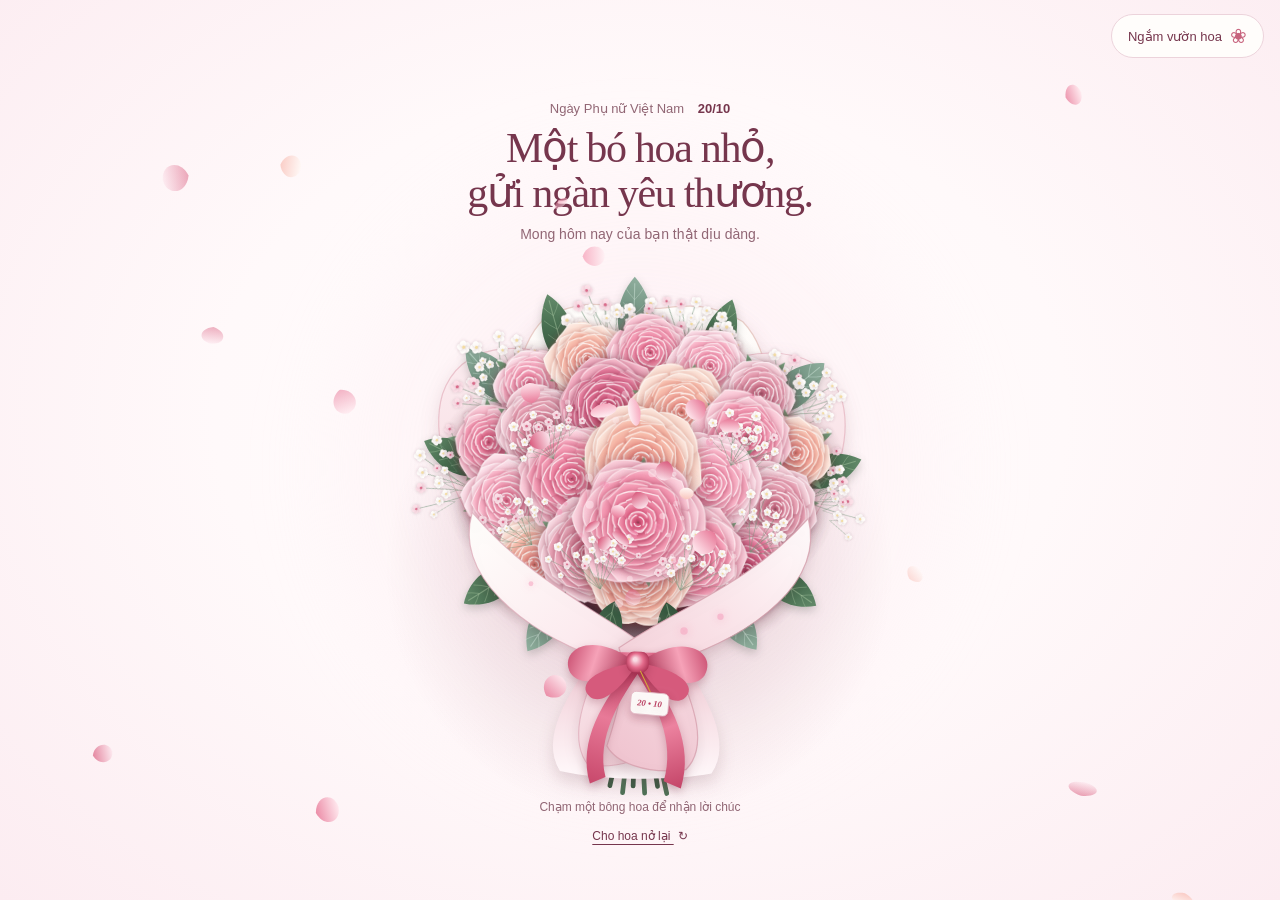
<file: index.html>
<!DOCTYPE html>
<html lang="vi">
<head>
  <meta charset="UTF-8">
  <meta name="viewport" content="width=device-width, initial-scale=1.0">
  <meta name="theme-color" content="#fff8fa">
  <meta name="description" content="Một bó hoa và tấm thiệp nhỏ, gửi những lời chúc dịu dàng nhân ngày Phụ nữ Việt Nam 20/10.">
  <title>Một bó hoa dành tặng bạn · 20/10</title>
  <link rel="stylesheet" href="./style.css?v=album-5">
  <script src="./script.js" defer></script>
  <script src="./card.js?v=family-2" defer></script>
  <script src="./album.js?v=album-5" defer></script>
</head>
<body>
  <main>
    <a class="garden-link" href="./garden.html">Ngắm vườn hoa <span aria-hidden="true">❀</span></a>
    <canvas id="ambientPetalsCanvas" aria-hidden="true"></canvas>
    <header class="greeting">
      <p class="occasion">Ngày Phụ nữ Việt Nam <span>20/10</span></p>
      <h1>Một bó hoa nhỏ,<br>gửi ngàn yêu thương.</h1>
      <p class="greeting-caption">Mong hôm nay của bạn thật dịu dàng.</p>
    </header>

    <div class="gift-layout">
      <section class="scene-column" aria-label="Hoa và những lời chúc 20/10">


        <div class="gift-visuals">
          <div class="bouquet-composition">
            <div id="bouquetStageWrapper" role="button" tabindex="0"
              aria-label="Bó hoa hồng. Nhấn Enter để nhận lời chúc; dùng phím mũi tên để chọn bông hoa."
              aria-describedby="bouquetHint">
              <canvas id="bouquetCanvas" aria-hidden="true"></canvas>
            </div>
            <button class="envelope-button" id="openCard" type="button" aria-haspopup="dialog" aria-controls="greetingCard" aria-expanded="false" hidden>
              <span class="envelope" aria-hidden="true"><span class="envelope-letter">Gửi bạn</span><span class="envelope-seal">♡</span></span>
              <span class="envelope-caption">Có một tấm thiệp cho bạn</span>
              <span class="envelope-action">Mở thiệp</span>
            </button>
          </div>

        </div>

        <footer class="scene-footer">
          <p id="bouquetHint" class="bouquet-hint">Chạm một bông hoa để nhận lời chúc</p>
          <p id="roseWish" class="rose-wish" role="status" aria-live="polite" aria-atomic="true"></p>
          <button class="text-button" id="replayBloom" type="button">Cho hoa nở lại <span aria-hidden="true">↻</span></button>
        </footer>
      </section>

      <dialog id="greetingCard" class="card-dialog" aria-labelledby="cardTitle">
        <div class="letter-paper">
          <button class="close-button" id="closeCard" type="button" aria-label="Đóng thiệp">×</button>
          <div id="cardReading">
            <div class="letter-date" aria-label="Ngày 20 tháng 10"><span>20</span><span class="date-stem" aria-hidden="true"></span><span>10</span></div>
            <p class="letter-recipient">Gửi <span id="cardRecipient">những người phụ nữ tuyệt vời trong nhà của Quốc Anh</span>,</p>
            <h2 id="cardTitle">Chúc bạn một ngày<br>thật nhiều yêu thương.</h2>
            <div class="letter-flower" aria-hidden="true">❀</div>
            <p id="cardMessage" class="letter-message"></p>
            <div class="letter-signoff"><p>Với thật nhiều thương mến,</p><p id="cardSender" class="letter-signature"></p></div>
            <div class="letter-fold" aria-hidden="true"></div>
            <div class="letter-actions"><button id="viewAlbum" class="text-button" type="button" aria-controls="memoryAlbum">Xem album kỷ niệm <span aria-hidden="true">♡</span></button><button id="editCard" class="text-button" type="button" hidden disabled style="display: none">Viết lời chúc riêng <span aria-hidden="true">✎</span></button></div>
          </div>
          <form id="cardEditor" hidden>
            <p class="editor-intro">Một tấm thiệp mang lời của bạn.</p>
            <h2 id="editorTitle" class="editor-title">Viết chút yêu thương</h2>
            <label for="recipientInput">Gửi đến</label>
            <input id="recipientInput" name="recipient" maxlength="60" required autocomplete="off">
            <label for="messageInput">Lời chúc 20/10</label>
            <textarea id="messageInput" name="message" rows="7" maxlength="1500" required></textarea>
            <label for="senderInput">Người gửi</label>
            <input id="senderInput" name="sender" maxlength="60" required autocomplete="off">
            <p class="editor-hint">Lời chúc được lưu trên trình duyệt này.</p>
            <div class="editor-actions"><button class="primary-button" type="submit">Lưu lời chúc</button><button class="text-button" id="cancelEdit" type="button">Hủy</button></div>
          </form>
          <p id="cardStatus" class="card-status" role="status" aria-live="polite"></p>
        </div>
      </dialog>
    </div>
    <section id="memoryAlbum" class="memory-album" aria-labelledby="albumTitle" hidden>
      <header class="album-heading">
        <p class="album-note">Một chút kỷ niệm, dành riêng cho bạn</p>
        <h2 id="albumTitle">Những khoảnh khắc thương yêu</h2>
        <button id="toggleAlbum" class="text-button" type="button" aria-expanded="false" aria-controls="albumPhotos">Xòe album <span aria-hidden="true">♡</span></button>
        <button id="editAlbum" class="text-button" type="button" aria-expanded="false" aria-controls="albumPhotos" hidden disabled style="display: none">Thay ảnh <span aria-hidden="true">✎</span></button>
      </header>
      <p id="albumEditHint" class="album-edit-hint" hidden>Chọn ảnh từ thiết bị của bạn, tối đa 20 MB mỗi ảnh. Ảnh được lưu trên trình duyệt này, không tự gửi sang thiết bị khác.</p>
      <p id="albumStatus" class="album-status" role="status" aria-live="polite" aria-atomic="true"></p>
      <div id="albumPhotos" class="album-photos">
        <figure class="portrait-card album-card">
          <div class="portrait-photo"><img src="./1792484573149_143791436889510310_5684396453165564859_c3d81b5c82766c2d0da691052097fcc3.jpg" alt="Ảnh kỷ niệm thứ nhất của người nhận thiệp" width="2560" height="1706" decoding="async"></div>
          <figcaption><span class="portrait-dedication">Một nụ cười rất thương.</span><span class="portrait-date">Những ngày thật vui</span></figcaption>
          <div class="photo-actions" hidden>
            <button class="text-button change-photo" type="button" aria-label="Đổi ảnh thứ nhất">Đổi ảnh</button>
            <button class="text-button reset-photo" type="button" aria-label="Khôi phục ảnh thứ nhất" disabled>Ảnh ban đầu</button>
            <input class="photo-input" type="file" accept="image/*" aria-label="Chọn ảnh thứ nhất" hidden>
          </div>
        </figure>
        <figure class="portrait-card album-card">
          <div class="portrait-photo"><img src="./1792484573126_143791436889510310_5684396453165564859_e2617473b10d780e3cf9fa07b4cbc64a.jpg" alt="Ảnh kỷ niệm thứ hai của người nhận thiệp" width="930" height="1240" decoding="async" loading="lazy"></div>
          <figcaption><span class="portrait-dedication">Bình yên từ điều nhỏ.</span><span class="portrait-date">Một khoảnh khắc dịu dàng</span></figcaption>
          <div class="photo-actions" hidden>
            <button class="text-button change-photo" type="button" aria-label="Đổi ảnh thứ hai">Đổi ảnh</button>
            <button class="text-button reset-photo" type="button" aria-label="Khôi phục ảnh thứ hai" disabled>Ảnh ban đầu</button>
            <input class="photo-input" type="file" accept="image/*" aria-label="Chọn ảnh thứ hai" hidden>
          </div>
        </figure>
        <figure class="portrait-card album-card">
          <div class="portrait-photo"><img src="./1792484573165_143791436889510310_5684396453165564859_6ea7ec92d2b8ab52f98cfe31c3bd6d87.jpg" alt="Ảnh kỷ niệm thứ ba của người nhận thiệp" width="1920" height="2560" decoding="async" loading="lazy"></div>
          <figcaption><span class="portrait-dedication">Mong bạn luôn rạng rỡ.</span><span class="portrait-date">Hôm nay và cả mai sau</span></figcaption>
          <div class="photo-actions" hidden>
            <button class="text-button change-photo" type="button" aria-label="Đổi ảnh thứ ba">Đổi ảnh</button>
            <button class="text-button reset-photo" type="button" aria-label="Khôi phục ảnh thứ ba" disabled>Ảnh ban đầu</button>
            <input class="photo-input" type="file" accept="image/*" aria-label="Chọn ảnh thứ ba" hidden>
          </div>
        </figure>
        <figure class="portrait-card album-card">
          <div class="portrait-photo"><img src="./1792485989916_143791436889510310_5684396453165564859_fb7e9a90195cc1587fd35e41bd8f4f22.jpg" alt="Ảnh kỷ niệm thứ tư của người nhận thiệp" width="1920" height="2560" decoding="async" loading="lazy"></div>
          <figcaption><span class="portrait-dedication">Thương những phút bên nhau.</span><span class="portrait-date">Những ngày thật vui</span></figcaption>
          <div class="photo-actions" hidden>
            <button class="text-button change-photo" type="button" aria-label="Đổi ảnh thứ tư">Đổi ảnh</button>
            <button class="text-button reset-photo" type="button" aria-label="Khôi phục ảnh thứ tư" disabled>Ảnh ban đầu</button>
            <input class="photo-input" type="file" accept="image/*" aria-label="Chọn ảnh thứ tư" hidden>
          </div>
        </figure>
        <figure class="portrait-card album-card">
          <div class="portrait-photo"><img src="./1792485989940_143791436889510310_5684396453165564859_c169b201d35d4b48dc1a43abc0ec4d5c.jpg" alt="Ảnh kỷ niệm thứ năm của người nhận thiệp" width="1280" height="960" decoding="async" loading="lazy"></div>
          <figcaption><span class="portrait-dedication">Nhà là nơi có yêu thương.</span><span class="portrait-date">Những ngày thật vui</span></figcaption>
          <div class="photo-actions" hidden>
            <button class="text-button change-photo" type="button" aria-label="Đổi ảnh thứ năm">Đổi ảnh</button>
            <button class="text-button reset-photo" type="button" aria-label="Khôi phục ảnh thứ năm" disabled>Ảnh ban đầu</button>
            <input class="photo-input" type="file" accept="image/*" aria-label="Chọn ảnh thứ năm" hidden>
          </div>
        </figure>
      </div>
      <p class="album-footnote">Có những điều nhỏ, nhớ lại vẫn thấy vui.</p>
    </section>
    <noscript><p class="noscript-message">Bật JavaScript để ngắm hoa nở và mở thiệp 20/10 nhé.</p></noscript>
  </main>
</body>
</html>
</file>
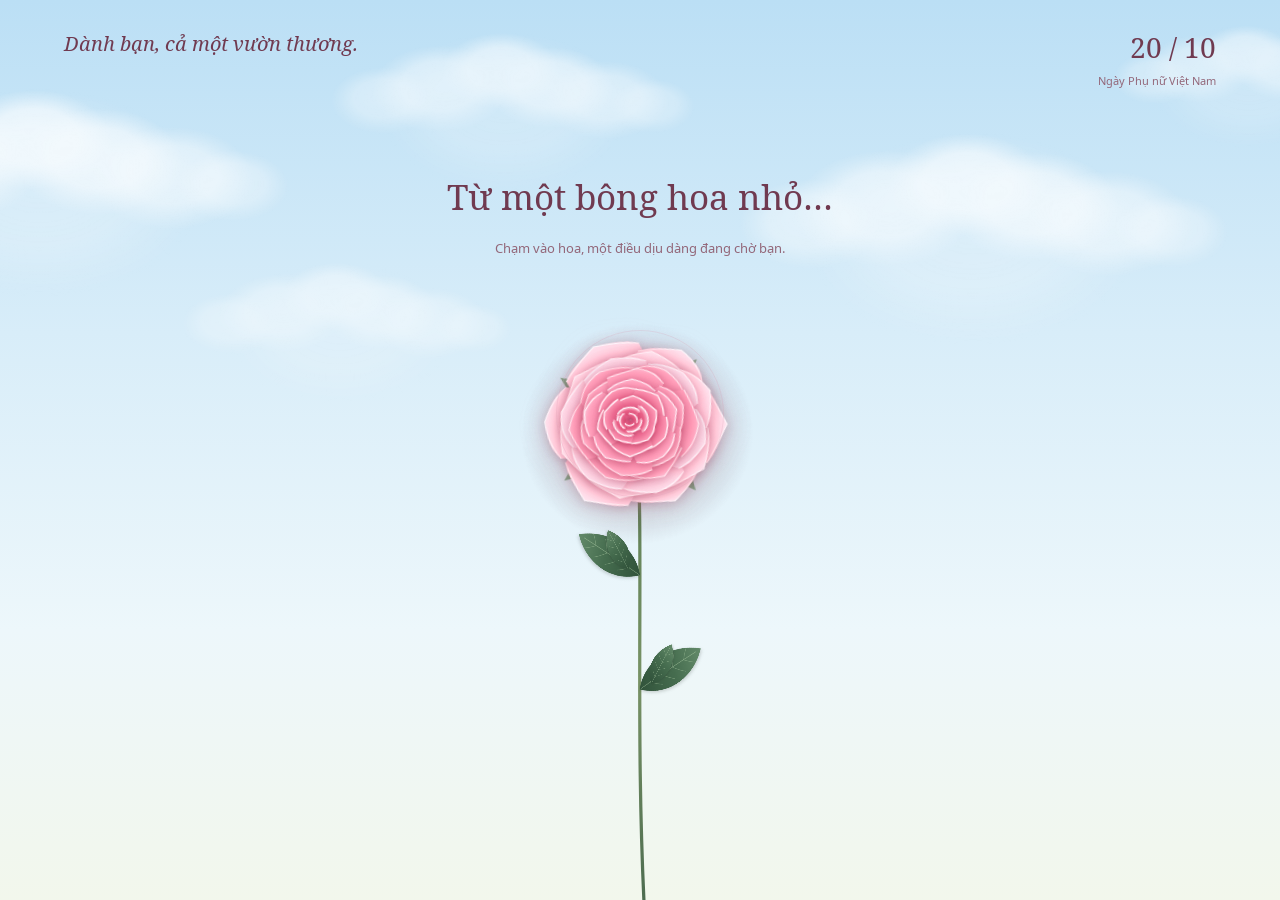
<file: garden.html>
<!DOCTYPE html>
<html lang="vi">
<head>
  <meta charset="UTF-8">
  <meta name="viewport" content="width=device-width, initial-scale=1.0">
  <meta name="theme-color" content="#bbdff5">
  <meta name="description" content="Chạm một bông hoa, đánh thức cả khu vườn và nhận một lời chúc dịu dàng ngày 20/10.">
  <title>Cả một vườn thương · 20/10</title>
  <link rel="preload" href="./assets/fonts/noto-serif-regular.woff2" as="font" type="font/woff2" crossorigin>
  <link rel="preload" href="./assets/fonts/noto-sans-regular.woff2" as="font" type="font/woff2" crossorigin>
  <style>
    @font-face {
      font-family: "Noto Serif";
      src: url("./assets/fonts/noto-serif-regular.woff2") format("woff2");
      font-style: normal; font-weight: 400; font-display: swap;
    }
    @font-face {
      font-family: "Noto Serif";
      src: url("./assets/fonts/noto-serif-italic.woff2") format("woff2");
      font-style: italic; font-weight: 400; font-display: swap;
    }
    @font-face {
      font-family: "Noto Sans";
      src: url("./assets/fonts/noto-sans-regular.woff2") format("woff2");
      font-style: normal; font-weight: 400; font-display: swap;
    }
    :root {
      color-scheme: light;
      --sky: #bbdff5;
      --ink: #703a50;
      --muted: #936779;
      --rose: #c66388;
      --leaf: #6c8b71;
      --paper: #fffdfc;
      --font-letter: "Noto Serif", serif;
      font-family: "Noto Sans", sans-serif;
      color: var(--ink);
      font-synthesis: none;
    }
    * { box-sizing: border-box; }
    [hidden] { display: none !important; }
    html, body { margin: 0; min-width: 280px; min-height: 100%; }
    body { background: var(--sky); -webkit-tap-highlight-color: transparent; }
    button { font: inherit; color: inherit; cursor: pointer; touch-action: manipulation; }
    button:focus-visible, input:focus-visible, textarea:focus-visible { outline: 2px solid var(--ink); outline-offset: 4px; }
    .garden {
      position: relative; min-height: 560px; height: 100svh; overflow: hidden;
      isolation: isolate;
      background: linear-gradient(180deg, #bbdff5 0%, #d8edf9 37%, #edf7fb 70%, #f2f7ec 100%);
    }
    .garden::after {
      content: ""; position: absolute; inset: 0; z-index: -2; pointer-events: none;
      background: radial-gradient(ellipse at 50% 110%, #d7e8caaa, transparent 58%);
      opacity: 0; transition: opacity 4s;
    }
    .garden.is-growing::after { opacity: 1; }
    .page-header {
      position: absolute; top: max(28px, env(safe-area-inset-top));
      left: clamp(24px, 5vw, 76px); right: clamp(24px, 5vw, 76px);
      display: flex; align-items: start; justify-content: space-between; gap: 24px;
      pointer-events: none;
    }
    .dedication { margin: 0; font: italic 20px/1.6 var(--font-letter); }
    .date { margin: 0; text-align: right; font-size: 11px; line-height: 1.7; color: var(--muted); }
    .date span { display: block; font: 28px/1.4 var(--font-letter); color: var(--ink); margin-bottom: 5px; }
    #flowers { position: absolute; inset: 0; z-index: -1; width: 100%; height: 100%; }
    .flower-button {
      position: absolute; left: 50%; top: 46%; transform: translate(-50%, -50%);
      width: 184px; height: 184px; border: 0; border-radius: 50%; background: transparent;
    }
    .flower-button::after {
      content: ""; position: absolute; inset: 8px; border: 1px solid #d69ab23b; border-radius: 50%;
      transition: transform .5s, border-color .5s;
    }
    .flower-button:hover::after { transform: scale(1.13); border-color: #c6638888; }
    .intro {
      position: absolute; left: 24px; right: 24px; top: 19%; text-align: center;
      transition: opacity .65s, transform .65s; pointer-events: none;
    }
    h1 { margin: 0; font: 400 clamp(25px, 3vw, 35px)/1.5 var(--font-letter); }
    .intro p { margin: 13px 0 0; font-size: 13px; line-height: 1.7; color: var(--muted); }
    .is-growing .intro { opacity: 0; transform: translateY(12px); }
    .progress {
      position: absolute; bottom: 36px; left: 20px; right: 20px; margin: 0;
      text-align: center; font: italic 17px/1.7 var(--font-letter);
      opacity: 0; transition: opacity .6s; pointer-events: none;
      text-shadow: 0 1px 12px #fff, 0 1px 8px #fff;
    }
    .is-growing:not(.is-ready) .progress { opacity: 1; }
    .garden-actions {
      position: absolute; bottom: max(24px, env(safe-area-inset-bottom)); left: 0; right: 0;
      display: flex; justify-content: center; flex-wrap: wrap; gap: 12px; padding: 0 16px;
    }
    .garden-actions button {
      border: 1px solid #dcb9c8; background: #fffdfcf2; border-radius: 30px;
      padding: 12px 20px; font-size: 12px; box-shadow: 0 3px 16px #76364d0c;
    }
    .garden-actions button:hover { background: #fae7ef; }
    dialog {
      width: min(480px, calc(100% - 36px)); max-height: calc(100svh - 36px);
      padding: 0; border: 0; overflow: auto; background: var(--paper); color: var(--ink);
      box-shadow: 0 24px 100px #69394d24, 0 2px 10px #69394d12;
      scrollbar-width: none;
      -ms-overflow-style: none;
    }
    dialog::-webkit-scrollbar { display: none; }
    dialog::backdrop { background: #eaf5fc3d; backdrop-filter: blur(3px); }
    dialog[open] { animation: unfold 1s cubic-bezier(.2,.8,.2,1) both; }
    .letter { position: relative; padding: 38px 42px 28px; text-align: center; }
    .letter::before { content: ""; position: absolute; inset: 10px; border: 1px solid #eed6e1; pointer-events: none; }
    .close-card { position: absolute; top: 15px; right: 16px; width: 34px; height: 34px; border: 0; background: transparent; font-size: 25px; }
    .letter-date { margin: 2px 0 20px; font: 24px/1.4 var(--font-letter); color: var(--rose); }
    .letter-date span { display: inline-block; width: 1px; height: 27px; background: #d9aec1; transform: rotate(24deg); margin: 0 15px -5px; }
    .letter-sprig { display: block; margin: 0 auto 17px; width: 75px; height: 55px; }
    .recipient { font: italic 17px/1.7 var(--font-letter); margin: 0 0 13px; }
    h2 { font: 400 clamp(26px, 5vw, 32px)/1.5 var(--font-letter); margin: 0 0 24px; text-wrap: balance; }
    .message { font-size: 14px; line-height: 1.95; margin: 0 0 15px; text-wrap: pretty; }
    .signature { margin: 24px 0; font: italic 17px/1.8 var(--font-letter); }
    .recipient, h2, .message, .signature { overflow-wrap: anywhere; }
    h2, .message, .signature { white-space: pre-wrap; }
    .letter-actions { display: flex; flex-wrap: wrap; justify-content: center; gap: 12px 20px; }
    .view-garden { position: relative; border: 0; border-bottom: 1px solid #cba1b2; padding: 7px 2px; background: transparent; font-size: 12px; }
    .card-editor { text-align: left; }
    .card-editor h2 { text-align: center; margin-bottom: 20px; font-size: 25px; }
    .card-editor label { display: block; margin: 16px 0 7px; font-size: 13px; }
    .card-editor input, .card-editor textarea {
      display: block; width: 100%; min-width: 0; padding: 10px 12px;
      border: 1px solid #dcb9c8; border-radius: 4px; background: #fff9fb;
      color: var(--ink); font: 16px/1.6 "Noto Sans", sans-serif;
    }
    .card-editor textarea { resize: vertical; }
    .editor-hint, .card-status { color: var(--muted); font-size: 12px; line-height: 1.7; }
    .card-status { margin: 0; }
    .card-status:not(:empty) { margin-top: 16px; }
    .editor-actions { display: flex; align-items: center; flex-wrap: wrap; gap: 20px; margin-top: 20px; }
    .save-card { border: 1px solid var(--ink); border-radius: 24px; padding: 11px 18px; background: var(--ink); color: var(--paper); font-size: 13px; }
    .noscript { position: absolute; top: 30%; left: 20px; right: 20px; text-align: center; line-height: 1.8; }
    @keyframes unfold { from { opacity: 0; transform: translateY(35px) rotate(-2deg) scale(.94); } to { opacity: 1; transform: none; } }
    @media (max-width: 600px) {
      .dedication { font-size: 18px; max-width: 150px; }
      .date { max-width: 130px; font-size: 10px; }
      .date span { font-size: 25px; }
      .letter { padding: 35px 26px 25px; }
      .intro { top: 18%; }
      h1 { font-size: clamp(23px, 5.8vw, 28px); }
    }
    @media (max-height: 600px) and (min-width: 600px) {
      .garden { min-height: 360px; }
      .intro { top: 38%; right: auto; width: 30%; text-align: left; }
      h1 { font-size: 24px; }
      .intro p { margin-top: 6px; }
      .page-header { top: 20px; }
    }
    @media (prefers-reduced-motion: reduce) {
      *, *::before, *::after { animation: none !important; transition: none !important; }
    }
  </style>
</head>
<body>
  <main class="garden" id="garden">
    <header class="page-header">
      <p class="dedication">Dành bạn, cả một vườn thương.</p>
      <p class="date"><span>20 / 10</span>Ngày Phụ nữ Việt Nam</p>
    </header>
    <canvas id="flowers" aria-hidden="true"></canvas>
    <button class="flower-button" id="bloom" type="button" aria-label="Chạm để cả vườn hoa nở" aria-describedby="introHint"></button>
    <div class="intro" id="intro">
      <h1>Từ một bông hoa nhỏ…</h1>
      <p id="introHint">Chạm vào hoa, một điều dịu dàng đang chờ bạn.</p>
    </div>
    <p class="progress" id="status" role="status" aria-live="polite" aria-atomic="true"></p>
    <nav class="garden-actions" id="actions" aria-label="Vườn hoa và thiệp" hidden>
      <button id="readCard" type="button" aria-haspopup="dialog" aria-controls="wishCard">Đọc lại thiệp</button>
      <button id="replay" type="button">Cho hoa nở lại</button>
    </nav>
    <dialog id="wishCard" aria-labelledby="cardTitle">
      <article class="letter">
        <button class="close-card" id="closeCard" type="button" aria-label="Đóng thiệp">×</button>
        <p class="letter-date">20<span aria-hidden="true"></span>10</p>
        <svg class="letter-sprig" viewBox="0 0 90 64" fill="none" aria-hidden="true">
          <path d="M45 59 Q41 40 46 21 M44 49 Q25 47 23 35 Q39 33 44 49 M44 40 Q60 39 65 28 Q51 28 44 40" stroke="#78947a" stroke-width="1.2" fill="#dfe9d9"/>
          <g fill="#ecc1d2" stroke="#c9789a" stroke-width=".6">
            <ellipse cx="39" cy="17" rx="8" ry="12" transform="rotate(-40 39 17)"/>
            <ellipse cx="52" cy="17" rx="8" ry="12" transform="rotate(40 52 17)"/>
            <ellipse cx="45" cy="15" rx="8" ry="12"/>
            <path d="M30 19 Q44 17 45 30 Q33 32 30 19 M60 19 Q46 17 45 30 Q58 32 60 19"/>
          </g>
        </svg>
        <div id="cardReading">
          <p class="recipient">Gửi <span id="cardRecipient">những người phụ nữ tuyệt vời trong nhà của Quốc Anh</span>,</p>
          <h2 id="cardTitle">Mong những điều đẹp đẽ<br>luôn nở bên bạn.</h2>
          <div id="cardMessage">
            <p class="message">Một bông hoa có thể làm một ngày thêm đẹp.<br>Còn bạn, làm thế giới này dịu dàng hơn.</p>
            <p class="message">Nhân ngày 20/10, chúc bạn luôn được yêu thương, trân trọng và có thật nhiều niềm vui. Mong bạn đủ bình yên để tận hưởng những điều nhỏ bé, đủ tự tin để theo đuổi những điều mình yêu.</p>
            <p class="message">Hôm nay và cả những ngày sau,<br>hãy cứ rạng rỡ theo cách của riêng mình nhé.</p>
          </div>
          <p class="signature" id="cardSignature">Gửi bạn thật nhiều thương mến ♡</p>
          <div class="letter-actions">
            <button class="view-garden" id="viewGarden" type="button" autofocus>Ngắm vườn hoa</button>
            <button class="view-garden" id="editCard" type="button" hidden disabled style="display: none">Viết lời chúc riêng</button>
          </div>
        </div>
        <form class="card-editor" id="cardEditor" hidden>
          <h2 id="editorTitle">Viết chút yêu thương</h2>
          <label for="recipientInput">Gửi đến</label>
          <input id="recipientInput" name="recipient" maxlength="60" required autocomplete="off">
          <label for="titleInput">Tiêu đề thiệp</label>
          <textarea id="titleInput" name="title" rows="2" maxlength="160" required></textarea>
          <label for="messageInput">Lời chúc 20/10</label>
          <textarea id="messageInput" name="message" rows="7" maxlength="3000" required></textarea>
          <label for="signatureInput">Chữ ký</label>
          <input id="signatureInput" name="signature" maxlength="120" required autocomplete="off">
          <p class="editor-hint">Lời chúc được lưu trên trình duyệt này. Cách một dòng để bắt đầu đoạn mới.</p>
          <div class="editor-actions">
            <button class="save-card" type="submit">Lưu lời chúc</button>
            <button class="view-garden" id="cancelEdit" type="button">Hủy</button>
          </div>
        </form>
        <p class="card-status" id="cardStatus" role="status" aria-live="polite"></p>
      </article>
    </dialog>
    <noscript><p class="noscript">Bật JavaScript để chạm vào hoa và mở thiệp nhé.<br>Chúc bạn ngày 20/10 bình an, rạng rỡ và tràn đầy yêu thương!</p></noscript>
  </main>
  <script src="./garden-botany.js"></script>
  <script src="./garden-card.js?v=family-2"></script>
  <script>
    (() => {
      'use strict';
      const garden = document.getElementById('garden');
      const canvas = document.getElementById('flowers');
      const ctx = canvas.getContext('2d');
      const bloomButton = document.getElementById('bloom');
      const card = document.getElementById('wishCard');
      const actions = document.getElementById('actions');
      const status = document.getElementById('status');
      const motion = matchMedia('(prefers-reduced-motion: reduce)');
      const TAU = Math.PI * 2;
      const clamp = n => Math.max(0, Math.min(1, n));
      const ease = n => 1 - Math.pow(1 - clamp(n), 3);
      let seed = 2010;
      const random = () => { seed = seed * 16807 % 2147483647; return (seed - 1) / 2147483646; };
      const { createRealisticRoseSprite, createRoseBudSprite, drawBotanicalLeaf } = window.GardenBotany;
      const paletteKeys = ['sweetBlush', 'pastelPink', 'creamPeach', 'pearlVintage', 'berryRomance', 'paleGreen', 'skyBlue', 'pearlWhite'];
      // Bake the soft focus and bloom into the sprites once, keeping the live scene light.
      function softenPetals(source, logicalSize, radius) {
        const image = document.createElement('canvas');
        image.width = source.width; image.height = source.height;
        const c = image.getContext('2d');
        const pixelRatio = source.width / logicalSize;
        c.globalAlpha = .3;
        c.filter = `blur(${radius * .13 * pixelRatio}px) brightness(1.35)`;
        c.drawImage(source, 0, 0);
        c.globalAlpha = 1;
        c.filter = `blur(${radius * .009 * pixelRatio}px) brightness(1.06)`;
        c.drawImage(source, 0, 0);
        return image;
      }
      // Use the same layered roses as index.html, cached at the sizes used in this scene.
      // Fully open flowers need only one draw instead of repainting every petal each frame.
      function prepareRose(config) {
        const rose = createRealisticRoseSprite(config);
        rose.whorlCanvases = rose.whorlCanvases.map(layer => softenPetals(layer, rose.logicalSize, rose.radius));
        const openCanvas = document.createElement('canvas');
        openCanvas.width = rose.baseCanvas.width;
        openCanvas.height = rose.baseCanvas.height;
        const c = openCanvas.getContext('2d');
        c.drawImage(rose.baseCanvas, 0, 0);
        rose.whorlCanvases.forEach(layer => c.drawImage(layer, 0, 0));
        return { ...rose, openCanvas };
      }
      const sprites = paletteKeys.flatMap((paletteKey, i) => ['garden', 'classic', 'peony'].map((variety, j) => prepareRose({
        radius: 46, paletteKey, variety, seed: 2010 + i * 107 + j * 41,
        tiltX: (j - 1) * .65, tiltY: -.2 + (i % 5) * .08, hasDewdrop: j === 0
      })));
      const heroSprite = prepareRose({ radius: 86, paletteKey: 'sweetBlush', variety: 'garden', tiltX: -.22, tiltY: -.3, seed: 2010, hasDewdrop: true });
      const budSprites = paletteKeys.map(paletteKey => {
        const bud = createRoseBudSprite({ paletteKey });
        return { ...bud, canvas: softenPetals(bud.canvas, bud.logicalSize, bud.radius) };
      });
      const leafCanvas = document.createElement('canvas');
      leafCanvas.width = 300; leafCanvas.height = 200;
      const leafContext = leafCanvas.getContext('2d');
      leafContext.scale(2, 2);
      drawBotanicalLeaf(leafContext, 20, 50, 0, 100, 31);
      // Soft cloud puffs are painted once, then drift behind the flowers.
      const cloudCanvas = document.createElement('canvas');
      cloudCanvas.width = 720; cloudCanvas.height = 360;
      const cloudContext = cloudCanvas.getContext('2d');
      const cloudPuffs = [
        [125, 164, 92, .52], [225, 143, 119, .67], [333, 112, 104, .81],
        [420, 141, 111, .75], [519, 163, 108, .61], [600, 174, 75, .43],
        [340, 183, 219, .3]
      ];
      cloudPuffs.forEach(([x, y, radius, opacity]) => {
        cloudContext.save(); cloudContext.translate(x, y); cloudContext.scale(1, .64);
        const puff = cloudContext.createRadialGradient(0, -radius * .12, radius * .16, 0, 0, radius);
        puff.addColorStop(0, `rgba(255,255,255,${opacity})`);
        puff.addColorStop(.48, `rgba(255,255,255,${opacity * .87})`);
        puff.addColorStop(.8, `rgba(255,255,255,${opacity * .3})`);
        puff.addColorStop(1, 'rgba(255,255,255,0)');
        cloudContext.fillStyle = puff; cloudContext.beginPath(); cloudContext.arc(0, 0, radius, 0, TAU); cloudContext.fill();
        cloudContext.restore();
      });
      const clouds = [
        { x: .04, y: .17, size: .42, opacity: .82, speed: 2.7 },
        { x: .4, y: .09, size: .32, opacity: .67, speed: 3.8 },
        { x: .77, y: .22, size: .43, opacity: .78, speed: 2.2 },
        { x: .27, y: .34, size: .29, opacity: .52, speed: 4.1 },
        { x: .98, y: .07, size: .25, opacity: .59, speed: 3.1 }
      ];
      const whorlDelays = [0, .12, .24, .34];
      const closedScales = [.44, .36, .28, .38];
      const twistAngles = [.52, -.78, 1.05, -1.35];
      const flowers = [];
      // Distant flowers are smaller and paler; foreground flowers grow taller and fuller.
      for (let row = 0; row < 5; row++) {
        const count = 24 + row * 2;
        for (let i = 0; i < count; i++) {
          const x = (i + random()) / count;
          flowers.push({
            x, y: .49 + row * .092 + (random() - .5) * .22, depth: row,
            radius: 17 + row * 5 + random() * 15,
            stem: .18 + random() * .22,
            bend: (random() - .5) * 65,
            phase: random() * TAU, rotation: (random() - .5) * .9,
            sprite: Math.floor(random() * sprites.length),
            delay: .3 + Math.abs(x - .5) * 4.2 + row * .36 + random() * .9,
            alpha: .6 + row * .1, tilt: .8 + random() * .2,
            offsetX: 0, offsetY: 0, hover: 0
          });
        }
      }
      // Keep some flowers as closed buds, scattered through all five depth layers.
      for (let i = 0; i < 20; i++) {
        const row = Math.floor(i / 4);
        flowers.push({
          x: (i % 4 + .25 + random() * .5) / 4,
          y: .45 + row * .087 + (random() - .5) * .065,
          depth: row, radius: 13 + row * 2.5 + random() * 4,
          stem: .2 + random() * .15, bend: (random() - .5) * 45,
          phase: random() * TAU, rotation: (random() - .5) * .5,
          bud: true, sprite: i * 3 % budSprites.length,
          delay: .6 + random() * 2.4 + row * .4,
          alpha: .75 + row * .06, tilt: 1,
          offsetX: 0, offsetY: 0, hover: 0
        });
      }
      flowers.sort((a, b) => a.depth - b.depth);
      const petals = Array.from({ length: 18 }, () => ({ x: random(), y: random(), phase: random() * TAU, size: 3 + random() * 4, speed: 9 + random() * 12 }));
      const hero = { x: .5, y: .46, radius: 76, stem: .25, bend: 5, phase: 0, rotation: -.15, tilt: .95, offsetX: 0, offsetY: 0, hover: 0 };
      const pointer = { x: -1000, y: -1000 };
      let width = 0, height = 0, scale = 1, frame = 0, lastFrame = 0;
      let sceneTime = 0;
      let state = 'idle', started = 0, pausedAt = 0;

      function leaf(x, y, direction, size, flutter) {
        ctx.save(); ctx.translate(x, y); ctx.scale(direction, 1); ctx.rotate(-.58 + flutter);
        ctx.drawImage(leafCanvas, -size * .2, -size * .5, size * 1.5, size);
        ctx.restore();
      }

      function drawFlower(f, growth, time, smoothing, isHero = false) {
        if (growth <= 0) return;
        const p = ease(growth);
        const x = f.x * width;
        const targetY = f.y * height;
        const root = Math.max(height * 1.04, targetY + f.stem * height);
        const y = root - (root - targetY) * p;
        // A traveling breeze bends taller stems more, with a small individual flutter.
        const wind = motion.matches ? 0 : Math.sin(time * .00125 + f.x * 4.5) * .72 + Math.sin(time * .002 + f.phase) * .28;
        const lean = wind * (isHero ? .06 : .048);
        const sway = Math.sin(lean) * (root - y) * p;
        const r = f.radius * scale;
        const dx = x - pointer.x, dy = y - pointer.y;
        const distance = Math.hypot(dx, dy);
        const proximity = !motion.matches && !card.open ? clamp(1 - distance / (r * 2.3)) : 0;
        f.offsetX += ((dx / (distance || 1)) * proximity * r * .13 - f.offsetX) * smoothing;
        f.offsetY += ((dy / (distance || 1)) * proximity * r * .08 - f.offsetY) * smoothing;
        f.hover += (proximity - f.hover) * smoothing;
        const headX = x + sway + f.offsetX;
        const headY = y + (1 - Math.cos(lean)) * (root - y) + f.offsetY;
        const baseX = x + f.bend * scale;
        const controlX1 = x - f.bend * scale + sway * .15;
        const controlY1 = root - (root - headY) * .4;
        const controlX2 = headX + 8 * scale + sway * .12;
        const controlY2 = headY + (root - headY) * .22;
        ctx.save(); ctx.globalAlpha = isHero ? 1 : Math.min(1, f.alpha) * clamp(growth * 3);
        const stemColor = ctx.createLinearGradient(baseX - 2, root, headX + 2, headY);
        stemColor.addColorStop(0, '#46664c'); stemColor.addColorStop(.5, '#789265'); stemColor.addColorStop(1, '#587b53');
        ctx.strokeStyle = stemColor;
        ctx.lineWidth = isHero ? 2.8 * scale : Math.max(1, r * .05);
        ctx.lineCap = 'round';
        ctx.beginPath(); ctx.moveTo(baseX, root);
        ctx.bezierCurveTo(controlX1, controlY1, controlX2, controlY2, headX, headY);
        ctx.stroke();
        if (growth > .15) {
          // Attach each leaf to the actual curved stem so the whole plant moves together.
          (isHero ? [.42, .64] : [.38, .64]).forEach((t, i) => {
            const u = 1 - t;
            const lx = u ** 3 * baseX + 3 * u * u * t * controlX1 + 3 * u * t * t * controlX2 + t ** 3 * headX;
            const ly = u ** 3 * root + 3 * u * u * t * controlY1 + 3 * u * t * t * controlY2 + t ** 3 * headY;
            const length = r * (isHero ? .85 : .95) * p;
            leaf(lx, ly, i ? -1 : 1, length, wind * .085);
            if (isHero) leaf(lx + (i ? -10 : 10) * scale, ly - 5 * scale, i ? -1 : 1, length * .6, -.5 + wind * .09);
          });
        }
        ctx.translate(headX, headY);
        ctx.rotate(f.rotation + wind * .095 + f.offsetX * .003);
        const breath = motion.matches ? 1 : 1 + Math.sin(time * .0014 + f.phase) * .008;
        ctx.scale(breath * (1 + f.hover * .04), f.tilt * breath * (1 + f.hover * .04));
        if (f.bud) {
          const bud = budSprites[f.sprite];
          const size = bud.logicalSize * r / bud.radius;
          ctx.scale(.4 + p * .6, .4 + p * .6);
          ctx.drawImage(bud.canvas, -size / 2, -size / 2, size, size);
          ctx.restore();
          return;
        }
        const rose = isHero ? heroSprite : sprites[f.sprite];
        const size = rose.logicalSize * r / rose.radius;
        if (growth >= 1) {
          ctx.drawImage(rose.openCanvas, -size / 2, -size / 2, size, size);
        } else {
          ctx.save(); ctx.scale(.5 + p * .5, .5 + p * .5);
          ctx.drawImage(rose.baseCanvas, -size / 2, -size / 2, size, size); ctx.restore();
          rose.whorlCanvases.forEach((layer, i) => {
            const open = ease((growth - whorlDelays[i]) / (1 - whorlDelays[i]));
            const unfurl = closedScales[i] + (1 - closedScales[i]) * open;
            ctx.save(); ctx.rotate((1 - open) * twistAngles[i]);
            ctx.scale(unfurl, unfurl * (.78 + open * .22));
            ctx.drawImage(layer, -size / 2, -size / 2, size, size); ctx.restore();
          });
        }
        ctx.restore();
      }

      function drawPetals(elapsed, time) {
        ctx.save();
        petals.forEach(petal => {
          const x = ((petal.x * width + time * .009 + Math.sin(time * .0006 + petal.phase) * 35) % (width + 60)) - 30;
          const y = ((petal.y * height + time * petal.speed * .001) % (height + 60)) - 30;
          ctx.save(); ctx.globalAlpha = Math.min(elapsed / 3, 1) * .55;
          ctx.translate(x, y); ctx.rotate(petal.phase + time * .0007);
          ctx.scale(.55 + Math.abs(Math.sin(time * .001 + petal.phase)) * .45, 1);
          const color = ctx.createLinearGradient(0, -petal.size, 0, petal.size);
          color.addColorStop(0, '#fff3f7'); color.addColorStop(1, '#d887a6'); ctx.fillStyle = color;
          ctx.beginPath(); ctx.moveTo(0, -petal.size);
          ctx.bezierCurveTo(petal.size * 1.3, -petal.size, petal.size * .8, petal.size * .8, 0, petal.size);
          ctx.bezierCurveTo(-petal.size, petal.size * .2, -petal.size * .6, -petal.size * .9, 0, -petal.size);
          ctx.fill(); ctx.restore();
        });
        ctx.restore();
      }

      function drawClouds(time) {
        ctx.save();
        clouds.forEach(cloud => {
          const cloudWidth = Math.max(240, width * cloud.size);
          const travel = width + cloudWidth * 2;
          const x = ((cloud.x * width + time * cloud.speed * .001 + cloudWidth) % travel) - cloudWidth;
          const y = height * cloud.y;
          ctx.globalAlpha = cloud.opacity;
          ctx.drawImage(cloudCanvas, x - cloudWidth * .5, y - cloudWidth * .18, cloudWidth, cloudWidth * cloudCanvas.height / cloudCanvas.width);
        });
        ctx.restore();
      }

      function openCard() {
        if (!card.open) card.showModal();
      }
      function finish() {
        state = 'ready'; garden.classList.add('is-ready'); actions.hidden = false;
        status.textContent = 'Cả vườn hoa đã nở. Một tấm thiệp dành tặng bạn.';
        openCard();
      }
      function draw(time) {
        frame = 0;
        const delta = lastFrame ? Math.min(50, time - lastFrame) : 16.67;
        lastFrame = time;
        if (!motion.matches) sceneTime += delta;
        const smoothing = motion.matches ? 1 : 1 - Math.exp(-delta / 140);
        ctx.clearRect(0, 0, width, height);
        drawClouds(sceneTime);
        const elapsed = state === 'idle' ? 0 : (time - started) / 1000;
        const instant = motion.matches && state !== 'idle';
        if (state !== 'idle') {
          flowers.forEach(f => drawFlower(f, state === 'ready' || instant ? 1 : clamp((elapsed - f.delay) / 1.9), sceneTime, smoothing));
        }
        drawFlower(hero, state === 'idle' ? .72 : state === 'ready' || instant ? 1 : .72 + .28 * clamp(elapsed / 1.8), sceneTime, smoothing, true);
        if (state !== 'idle' && !motion.matches) drawPetals(elapsed, sceneTime);
        if (state === 'growing' && (instant || elapsed >= 6.8)) finish();
        if (!motion.matches && !document.hidden) frame = requestAnimationFrame(draw);
      }
      function render() {
        cancelAnimationFrame(frame);
        if (!document.hidden) frame = requestAnimationFrame(draw);
      }
      garden.addEventListener('pointermove', event => {
        if (event.pointerType !== 'mouse' || motion.matches) return;
        const rect = garden.getBoundingClientRect();
        pointer.x = event.clientX - rect.left; pointer.y = event.clientY - rect.top;
      });
      garden.addEventListener('pointerleave', () => { pointer.x = pointer.y = -1000; });
      function resize() {
        const rect = garden.getBoundingClientRect();
        width = rect.width; height = rect.height;
        scale = Math.min(1.22, Math.max(.68, width / 1100));
        const dpr = Math.min(devicePixelRatio || 1, 2);
        canvas.width = Math.round(width * dpr); canvas.height = Math.round(height * dpr);
        ctx.setTransform(dpr, 0, 0, dpr, 0, 0); render();
      }
      function start() {
        if (state !== 'idle') return;
        state = 'growing'; started = performance.now();
        garden.classList.add('is-growing'); bloomButton.hidden = true;
        document.getElementById('intro').setAttribute('aria-hidden', 'true');
        status.textContent = 'Từ một bông hoa, cả khu vườn đang thức giấc…'; render();
      }
      function closeCard() { card.close(); }
      bloomButton.addEventListener('click', start);
      document.getElementById('readCard').addEventListener('click', openCard);
      document.getElementById('closeCard').addEventListener('click', closeCard);
      document.getElementById('viewGarden').addEventListener('click', closeCard);
      card.addEventListener('close', () => document.getElementById('readCard').focus({ preventScroll: true }));
      document.getElementById('replay').addEventListener('click', () => {
        state = 'idle'; garden.classList.remove('is-growing', 'is-ready');
        actions.hidden = true; bloomButton.hidden = false; status.textContent = '';
        document.getElementById('intro').removeAttribute('aria-hidden');
        bloomButton.focus({ preventScroll: true }); render();
      });
      document.addEventListener('visibilitychange', () => {
        if (document.hidden) { pausedAt = performance.now(); cancelAnimationFrame(frame); frame = 0; lastFrame = 0; }
        else { if (pausedAt && state === 'growing') started += performance.now() - pausedAt; pausedAt = 0; render(); }
      });
      motion.addEventListener('change', render);
      new ResizeObserver(resize).observe(garden);
      resize();
    })();
  </script>
</body>
</html>
</file>
<file: style.css>
:root {
  --paper: #fffdfb;
  --blush: #fff8fa;
  --rose: #c7637d;
  --ink: #76364d;
  --muted: #916674;
  --line: #ecd3db;
  --bouquet-size: clamp(210px, calc(100dvh - 300px), 560px);
  color: var(--ink);
  font-family: "Segoe UI", Arial, sans-serif;
  font-synthesis: none;
}
* { box-sizing: border-box; }
[hidden] { display: none !important; }
html, body { margin: 0; min-width: 320px; min-height: 100%; }
body {
  background: radial-gradient(ellipse at 50% 46%, #fffdfd 0%, #fff9fa 47%, #fcecf1 100%);
  -webkit-tap-highlight-color: transparent;
}
button, input, textarea { font: inherit; }
button { color: inherit; cursor: pointer; touch-action: manipulation; }
button:focus-visible, a:focus-visible, [tabindex]:focus-visible, input:focus-visible, textarea:focus-visible {
  outline: 2px solid var(--ink); outline-offset: 5px;
}
main {
  min-height: 100vh; min-height: 100dvh;
  display: grid; align-content: center;
  position: relative; isolation: isolate;
  padding: max(72px, calc(env(safe-area-inset-top) + 64px)) clamp(16px, 3vw, 48px) max(16px, env(safe-area-inset-bottom));
}
.garden-link {
  position: absolute; top: max(14px, env(safe-area-inset-top));
  right: max(16px, env(safe-area-inset-right)); z-index: 4;
  display: inline-flex; align-items: center; gap: 8px;
  min-height: 44px; padding: 10px 16px; border: 1px solid var(--line); border-radius: 24px;
  background: var(--paper); color: var(--ink); font-size: 13px; text-decoration: none;
}
.garden-link:hover { background: #fae7ef; }
.garden-link span { color: var(--rose); font-size: 20px; line-height: 1; }
.gift-layout {
  width: min(100%, 1040px); margin-inline: auto;
  display: grid; grid-template-columns: minmax(0, 1fr); align-items: start;
  gap: 32px clamp(28px, 4vw, 60px);
}
.scene-column { min-width: 0; display: flex; flex-direction: column; align-items: center; }
.gift-visuals {
  width: 100%; margin: 4px auto 0; display: grid; place-items: center;
}
.portrait-card {
  position: relative; min-width: 0; width: 100%; max-width: 275px;
  justify-self: center; margin: 0; padding: 10px 10px 0;
  background: var(--paper); border: 1px solid #ecd3db99;
  box-shadow: 0 14px 40px #76364d10, 0 2px 7px #76364d08;
  transform-origin: top left;
}
.portrait-photo { overflow: hidden; aspect-ratio: 3 / 4; background: #f3e4e5; }
.portrait-photo img { display: block; width: 100%; height: 100%; object-fit: cover; object-position: center; }
.portrait-card figcaption { padding: 19px 6px 20px; text-align: center; }
.portrait-dedication { display: block; font: italic clamp(16px, 1.6vw, 21px)/1.45 "Palatino Linotype", Georgia, serif; text-wrap: pretty; }
.portrait-date { display: block; color: var(--muted); margin-top: 11px; font-size: 10px; line-height: 1.6; }
main::before {
  content: ''; position: absolute; left: 50%; top: 52%; z-index: -1;
  width: min(90vw, 700px); aspect-ratio: 1;
  transform: translate(-50%, -50%); border-radius: 50%;
  background: radial-gradient(circle, rgba(252, 210, 223, .45), rgba(254, 235, 242, .16) 57%, transparent 73%);
  filter: blur(26px); pointer-events: none;
}
.greeting { width: fit-content; max-width: 100%; margin: 0 auto 8px; transform-origin: top left; position: relative; z-index: 1; text-align: center; }
.occasion { margin: 0 0 10px; font-size: 13px; color: var(--muted); }
.occasion span { margin-left: 10px; color: var(--ink); font-weight: 600; }
h1, h2, .letter-recipient { font-family: "Palatino Linotype", "Book Antiqua", Palatino, Georgia, serif; font-weight: 400; }
h1 { margin: 0; font-size: clamp(28px, 3.4vw, 42px); line-height: 1.08; letter-spacing: -1.3px; }
.greeting-caption { font-size: 14px; color: var(--muted); margin: 10px 0 0; }
.bouquet-composition {
  position: relative; min-width: 0; margin: -12px auto -8px;
  width: min(100%, var(--bouquet-size));
  transform-origin: top left;
}
#bouquetStageWrapper {
  position: relative; width: 100%; aspect-ratio: 1; border-radius: 45%;
  cursor: pointer; touch-action: manipulation;
  animation: bouquet-entrance 1.15s cubic-bezier(.16, 1, .3, 1) both;
}
#bouquetCanvas { width: 100%; height: 100%; display: block; }
.envelope-button {
  position: absolute; right: 8px; top: 66%; width: clamp(126px, 29%, 164px);
  padding: 0; border: 0; background: transparent; text-align: center;
  transform: rotate(-7deg); animation: envelope-arrival .8s cubic-bezier(.2,.8,.2,1) both;
}
.envelope {
  position: relative; display: block; width: 106px; height: 72px; margin: 0 auto 12px;
  background: #f5d9e2; border: 1px solid #e3b5c4; border-radius: 2px 2px 5px 5px;
  box-shadow: 0 8px 18px #76364d18;
}
.envelope::before {
  content: ''; position: absolute; inset: 0; z-index: 2;
  background: linear-gradient(32deg, #f9e6ec 49%, transparent 50%) left / 51% 100% no-repeat,
              linear-gradient(-32deg, #f5dfe7 49%, transparent 50%) right / 51% 100% no-repeat;
  border-radius: inherit;
}
.envelope::after {
  content: ''; position: absolute; inset: -1px -1px 0; z-index: 3;
  background: #fcebf0; clip-path: polygon(0 0, 100% 0, 50% 61%);
  transform-origin: top; transition: transform .4s ease;
}
.envelope-letter {
  position: absolute; inset: -11px 9px 9px; padding: 12px 0 0;
  background: var(--paper); border: 1px solid var(--line);
  font-family: Georgia, serif; font-style: italic; font-size: 13px;
  transition: transform .4s ease;
}
.envelope-seal {
  position: absolute; left: calc(50% - 12px); top: 28px; z-index: 4;
  width: 24px; height: 24px; border-radius: 50%; background: #b85575;
  color: #fff6f8; font: 19px/24px Georgia, serif; box-shadow: 0 2px 3px #76364d22;
}
.envelope-caption, .envelope-action { display: block; font-size: 11px; line-height: 1.5; }
.envelope-caption { color: var(--muted); }
.envelope-action { font-size: 13px; text-decoration: underline; text-underline-offset: 4px; margin-top: 3px; }
@media (hover: hover) {
  .envelope-button:hover .envelope-letter { transform: translateY(-7px); }
  .envelope-button:hover .envelope::after { transform: rotateX(35deg); }
}
.scene-footer { transform-origin: top left; width: min(100%, 540px); margin-top: 6px; text-align: center; position: relative; z-index: 1; }
.bouquet-hint { font-size: 12px; color: var(--muted); margin: 0; }
.rose-wish { font: italic 17px/1.6 Georgia, serif; margin: 6px auto 2px; max-width: 440px; min-height: 54px; text-wrap: pretty; }
.rose-wish:empty { min-height: 0; margin: 0; }
.rose-wish.is-new { animation: wish-arrival .4s ease both; }
.text-button { border: 0; background: transparent; padding: 12px 8px; font-size: 12px; text-decoration: underline; text-underline-offset: 4px; }
.text-button span { display: inline-block; margin-left: 4px; text-decoration: none; }
#replayBloom { margin-top: 3px; }
#ambientPetalsCanvas { position: fixed; inset: 0; width: 100%; height: 100%; display: block; pointer-events: none; z-index: 2; }
.card-dialog {
  position: relative; z-index: 3; inset: auto; justify-self: center; align-self: start;
  width: min(100%, 620px); min-width: 0; max-width: none; max-height: none; margin: 0;
  padding: 0; border: 0; border-radius: 5px; color: var(--ink);
  background: var(--paper); box-shadow: 0 20px 70px #76364d14, 0 2px 8px #76364d0d;
  overflow: visible; scroll-margin-block: 24px;
}
.card-dialog[open] { animation: letter-open .45s .4s cubic-bezier(.16,1,.3,1) both; }
.letter-paper { position: relative; padding: 18px 30px 10px; background: linear-gradient(90deg, transparent 49.7%, #eedde33b 50%, transparent 50.3%), var(--paper); }
.letter-paper::before { content: ''; position: absolute; inset: 10px; border: 1px solid #ecd3db99; border-radius: 2px; pointer-events: none; }
.close-button { position: absolute; right: 15px; top: 14px; z-index: 1; width: 36px; height: 36px; background: transparent; border: 0; border-radius: 50%; font-size: 25px; font-weight: 300; }
.close-button:hover { background: #f9eaf0; }
.letter-date { display: flex; align-items: center; justify-content: center; gap: 13px; font: 28px/1.1 Georgia, serif; color: var(--rose); margin: 0 0 10px; }
.date-stem { width: 1px; height: 32px; background: var(--line); transform: rotate(25deg); }
.letter-recipient { margin: 0 0 10px; font-size: 19px; overflow-wrap: anywhere; }
#cardTitle { margin: 0; font-size: 31px; line-height: 1.2; letter-spacing: -.6px; }
.letter-flower { text-align: center; font: 29px/1 Georgia, serif; color: var(--rose); margin: 6px 0 8px; }
.letter-message { white-space: pre-wrap; overflow-wrap: anywhere; font-size: 14px; line-height: 1.65; margin: 0; }
.message-paragraph { display: block; }
.message-paragraph + .message-paragraph { margin-top: 12px; }
.letter-signoff { margin-top: 10px; text-align: right; }
.letter-signoff > p:first-child { margin: 0 0 3px; font-size: 12px; color: var(--muted); }
.letter-signature { font: italic 23px/1.4 "Palatino Linotype", Georgia, serif; margin: 0; overflow-wrap: anywhere; }
.letter-fold { height: 1px; margin: 8px -30px 2px; background: #ecd3db77; box-shadow: 0 1px 2px #76364d08; }
.letter-actions { text-align: center; }
.letter-actions .text-button { padding-block: 8px; }
.card-status { font-size: 12px; color: var(--muted); text-align: center; margin: 0; line-height: 1.6; }
.card-status:not(:empty) { padding: 8px 0; }
.editor-intro { margin: 10px 0; font-size: 12px; color: var(--muted); }
.editor-title { font-size: 27px; line-height: 1.2; margin: 0 0 26px; }
#cardEditor label { display: block; font-size: 13px; margin: 18px 0 8px; }
#cardEditor input, #cardEditor textarea { width: 100%; border: 1px solid #dcb8c5; border-radius: 5px; background: #fff9fb; color: var(--ink); padding: 11px 12px; font-size: 14px; line-height: 1.6; }
#cardEditor textarea { resize: vertical; min-height: 150px; }
.editor-hint { font-size: 11px; color: var(--muted); line-height: 1.7; margin-top: 14px; }
.editor-actions { display: flex; align-items: center; gap: 16px; margin: 20px 0 10px; }
.primary-button { border: 1px solid var(--ink); border-radius: 5px; padding: 12px 20px; font-size: 13px; background: var(--ink); color: var(--paper); }
.noscript-message { text-align: center; font-size: 14px; }
/* The album is a second chapter, revealed only after the letter is opened. */
.memory-album {
  position: relative; z-index: 3; width: min(100%, 850px); min-width: 0;
  margin: clamp(32px, 4vw, 54px) auto 8px; text-align: center; scroll-margin-top: 32px;
  opacity: 0; transform: translateY(24px);
  transition: opacity .8s ease, transform .8s cubic-bezier(.2,.8,.2,1);
}
.memory-album.is-revealed { opacity: 1; transform: none; }
.album-heading { margin-bottom: 26px; }
.album-note { color: var(--muted); font-size: 12px; line-height: 1.7; margin: 0 0 12px; }
#albumTitle { font-size: clamp(26px, 3vw, 34px); line-height: 1.25; margin: 0 0 8px; letter-spacing: -.5px; }
.album-photos { display: grid; grid-template-columns: minmax(0, 1fr); gap: 28px; padding: 18px 18px 14px; }
.album-card { grid-area: 1 / 1; width: min(100%, 230px); max-width: none; transform-origin: center; }
.album-card:nth-child(1) { z-index: 3; transform: rotate(-3deg); }
.album-card:nth-child(2) { z-index: 2; transform: translate(12px, -6px) rotate(7deg); }
.album-card:nth-child(3) { z-index: 1; transform: translate(-12px, -10px) rotate(-9deg); }
.album-card .portrait-dedication { font-size: 17px; }
.album-card figcaption { padding: 16px 4px 18px; }
.album-card .portrait-date { margin-top: 8px; }
.album-edit-hint, .album-status { max-width: 520px; margin: 0 auto 16px; color: var(--muted); font-size: 12px; line-height: 1.7; }
.album-status:empty { display: none; }
.photo-actions { display: flex; justify-content: center; flex-wrap: wrap; gap: 0 4px; padding: 0 0 8px; }
.photo-actions .text-button { min-height: 44px; padding: 10px 6px; }
.photo-actions button:disabled { opacity: .5; cursor: default; }
.album-card[aria-busy="true"] .portrait-photo { opacity: .65; }
.memory-album.is-spread .album-photos { grid-template-columns: repeat(3, minmax(0, 1fr)); }
.memory-album.is-spread .album-card { grid-area: auto; transform: rotate(var(--photo-angle)); animation: photo-unfold .65s cubic-bezier(.2,.8,.2,1) both; }
.memory-album.is-spread .album-card:nth-child(1) { --photo-angle: -4deg; }
.memory-album.is-spread .album-card:nth-child(2) { --photo-angle: 2deg; animation-delay: .13s; }
.memory-album.is-spread .album-card:nth-child(3) { --photo-angle: -2deg; animation-delay: .26s; }
.album-footnote { margin: 22px 0 0; color: var(--muted); font: italic 15px/1.7 Georgia, serif; }
@keyframes photo-unfold {
  from { opacity: 0; transform: translateY(22px) rotate(0); }
  to { opacity: 1; transform: translateY(0) rotate(var(--photo-angle)); }
}
@media (min-width: 1100px) {
  body.card-open .gift-layout { grid-template-columns: minmax(0, 1fr) minmax(400px, 470px); align-items: center; }
  body.card-open .bouquet-composition { width: min(100%, var(--bouquet-size)); }
  body.card-open .envelope-button { right: 0; width: 126px; }
  body.card-open .envelope { width: 88px; height: 60px; }
  body.card-open .envelope-seal { top: 22px; }
  body.card-open .envelope-caption { font-size: 10px; }
  body.card-open .envelope-action { font-size: 12px; }
  body.card-open .card-dialog { width: 100%; }
}
@media (min-width: 601px) and (max-width: 1099px) {
  body.card-open .bouquet-composition { width: min(100%, var(--bouquet-size)); }
}
@media (max-width: 600px) {
  .occasion { font-size: 12px; margin-bottom: 8px; }
  .greeting { margin-bottom: 6px; }
  .greeting-caption { font-size: 12px; margin-top: 8px; }
  .gift-visuals { margin-top: 2px; }
  .bouquet-composition { margin-top: 0; margin-bottom: 4px; width: min(100%, var(--bouquet-size)); }
  .envelope-button { right: 6px; top: 68%; width: 130px; }
  .envelope { width: 88px; height: 60px; margin-bottom: 9px; }
  .envelope-seal { top: 22px; }
  .envelope-caption { font-size: 10px; }
  .envelope-action { font-size: 12px; }
  .rose-wish { font-size: 16px; padding: 0 10px; }
  .letter-paper { padding: 18px 24px 10px; }
  .letter-fold { margin-left: -24px; margin-right: -24px; }
  #cardTitle { font-size: 29px; }
  .memory-album.is-spread .album-photos { grid-template-columns: minmax(0, 1fr); gap: 32px; }
}
@keyframes bouquet-entrance { from { opacity: 0; transform: translateY(18px) scale(.92); } to { opacity: 1; transform: translateY(0) scale(1); } }
@keyframes envelope-arrival { from { opacity: 0; transform: translateY(14px) rotate(-12deg); } to { opacity: 1; transform: translateY(0) rotate(-7deg); } }
@keyframes letter-open { from { opacity: 0; transform: translateY(16px); } to { opacity: 1; transform: translateY(0); } }
@keyframes wish-arrival { from { opacity: 0; transform: translateY(5px); } to { opacity: 1; transform: translateY(0); } }
@media (prefers-reduced-motion: reduce) {
  *, *::before, *::after { animation: none !important; transition: none !important; scroll-behavior: auto !important; }
}

/* A portrait in the middle, with landscape frames on either side. */
.album-card:nth-child(1) .portrait-photo,
.album-card:nth-child(3) .portrait-photo { aspect-ratio: 3 / 2; }
.album-card .portrait-photo img { object-fit: contain; }
.memory-album.is-spread .album-photos { align-items: center; }

/* Five photos: three above, two centered below when unfolded. */
.album-card:nth-child(4) { z-index: 0; transform: translate(18px, -14px) rotate(10deg); }
.album-card:nth-child(5) { z-index: 0; transform: translate(-18px, -18px) rotate(-12deg); }
.album-card:nth-child(5) .portrait-photo { aspect-ratio: 4 / 3; }
.memory-album.is-spread .album-photos { grid-template-columns: repeat(6, minmax(0, 1fr)); row-gap: 40px; }
.memory-album.is-spread .album-card { grid-column: span 2; }
.memory-album.is-spread .album-card:nth-child(4) { grid-column: 2 / span 2; --photo-angle: -2deg; animation-delay: .39s; }
.memory-album.is-spread .album-card:nth-child(5) { grid-column: 4 / span 2; --photo-angle: 3deg; animation-delay: .52s; }
@media (max-width: 680px) {
  .memory-album.is-spread .album-photos { grid-template-columns: minmax(0, 1fr); }
  .memory-album.is-spread .album-card:nth-child(n) { grid-column: 1; }
}
</file>
